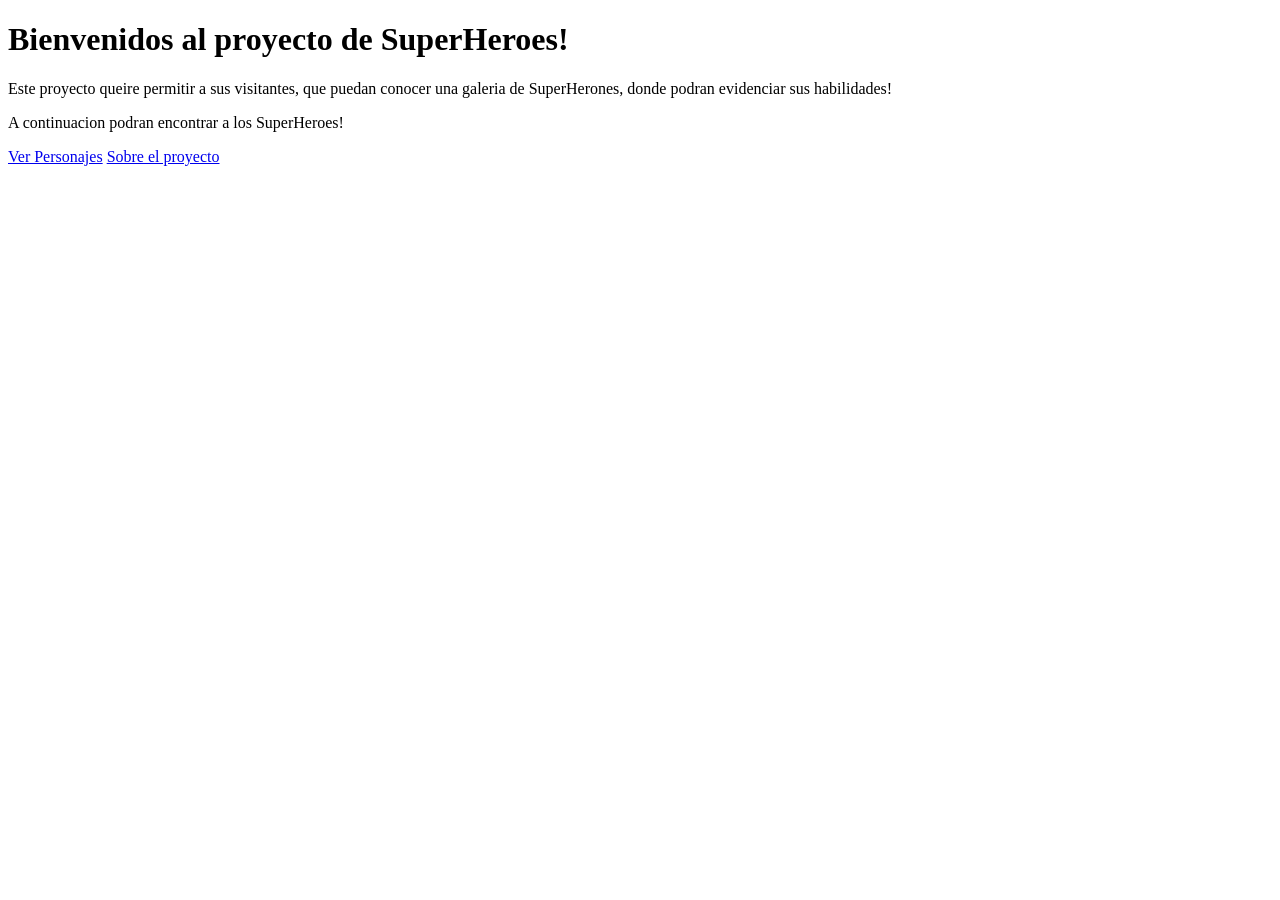
<file: Taller/index.html>
<!DOCTYPE html>
<html lang="es">
<head>
<meta charset="UTF-8">
<meta name="viewport" content="width=device-width, initial-scale=1.0">
<title>Proyecto de SuperHeroes</title>
</head>
<body>
<h1>Bienvenidos al proyecto de SuperHeroes!</h1>
<p>Este proyecto queire permitir a sus visitantes, que puedan conocer una galeria de SuperHerones, donde podran evidenciar sus habilidades!</p>
<p>A continuacion podran encontrar a los SuperHeroes!</p>
<a href="personajes.html">Ver Personajes</a>
<a href="#">Sobre el proyecto</a>
</body>
</html>
</file>
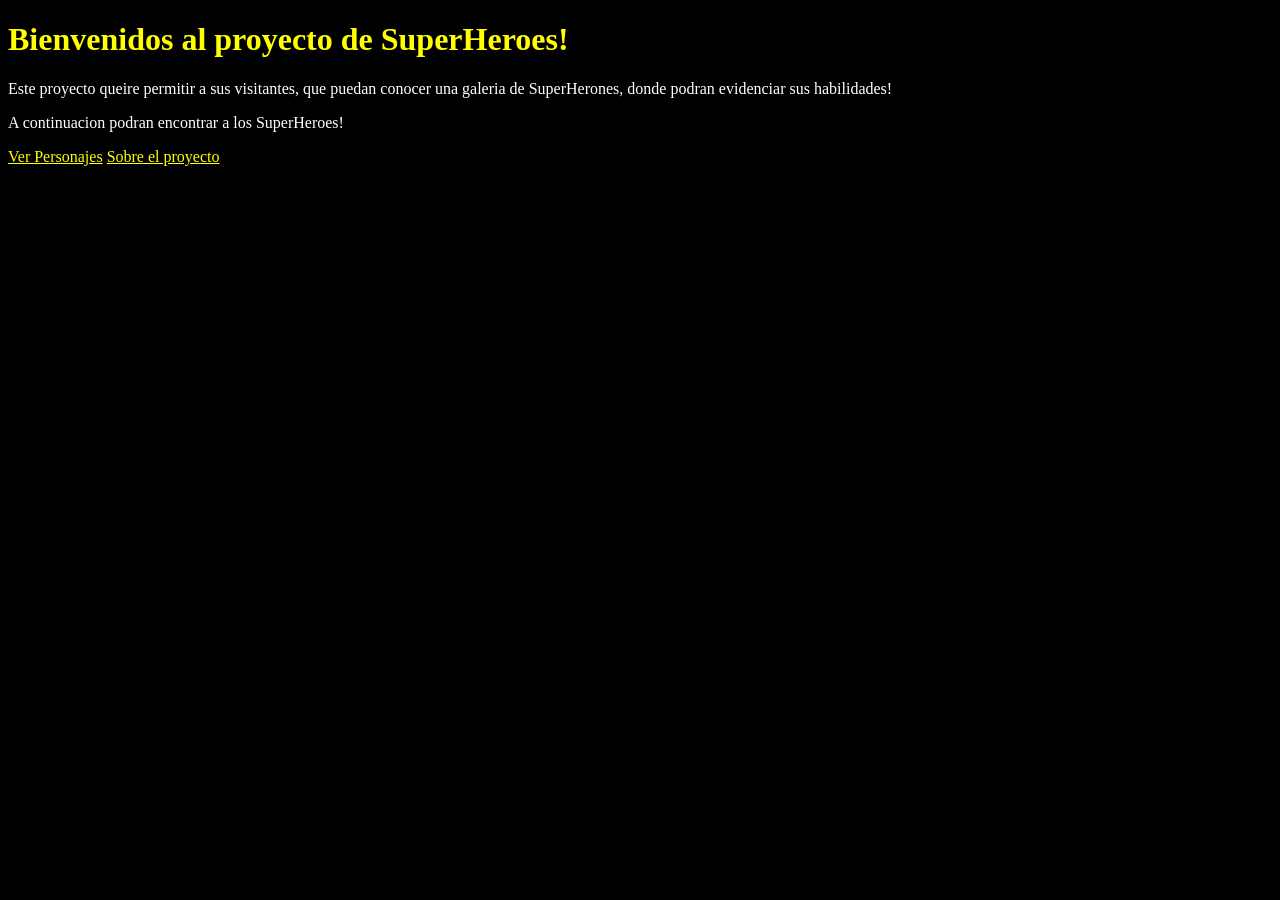
<file: Taller/index_color_sin_css.html>
<!DOCTYPE html>
<html lang="es">
<head>
<meta charset="UTF-8">
<meta name="viewport" content="width=device-width, initial-scale=1.0">
<title>Proyecto de SuperHeroes</title>

</head>

    <body style="background-color: black; color: white;">
    <h1 style="color: yellow;">Bienvenidos al proyecto de SuperHeroes!</h1>
    <p>Este proyecto queire permitir a sus visitantes, que puedan conocer una galeria de SuperHerones, donde podran evidenciar sus habilidades!</p>
    <p>A continuacion podran encontrar a los SuperHeroes!</p>
    <a href="personajes.html" style="color:yellow;">Ver Personajes</a>
    <a href="#" style="color: yellow;">Sobre el proyecto</a>

</body>

</html>
</file>
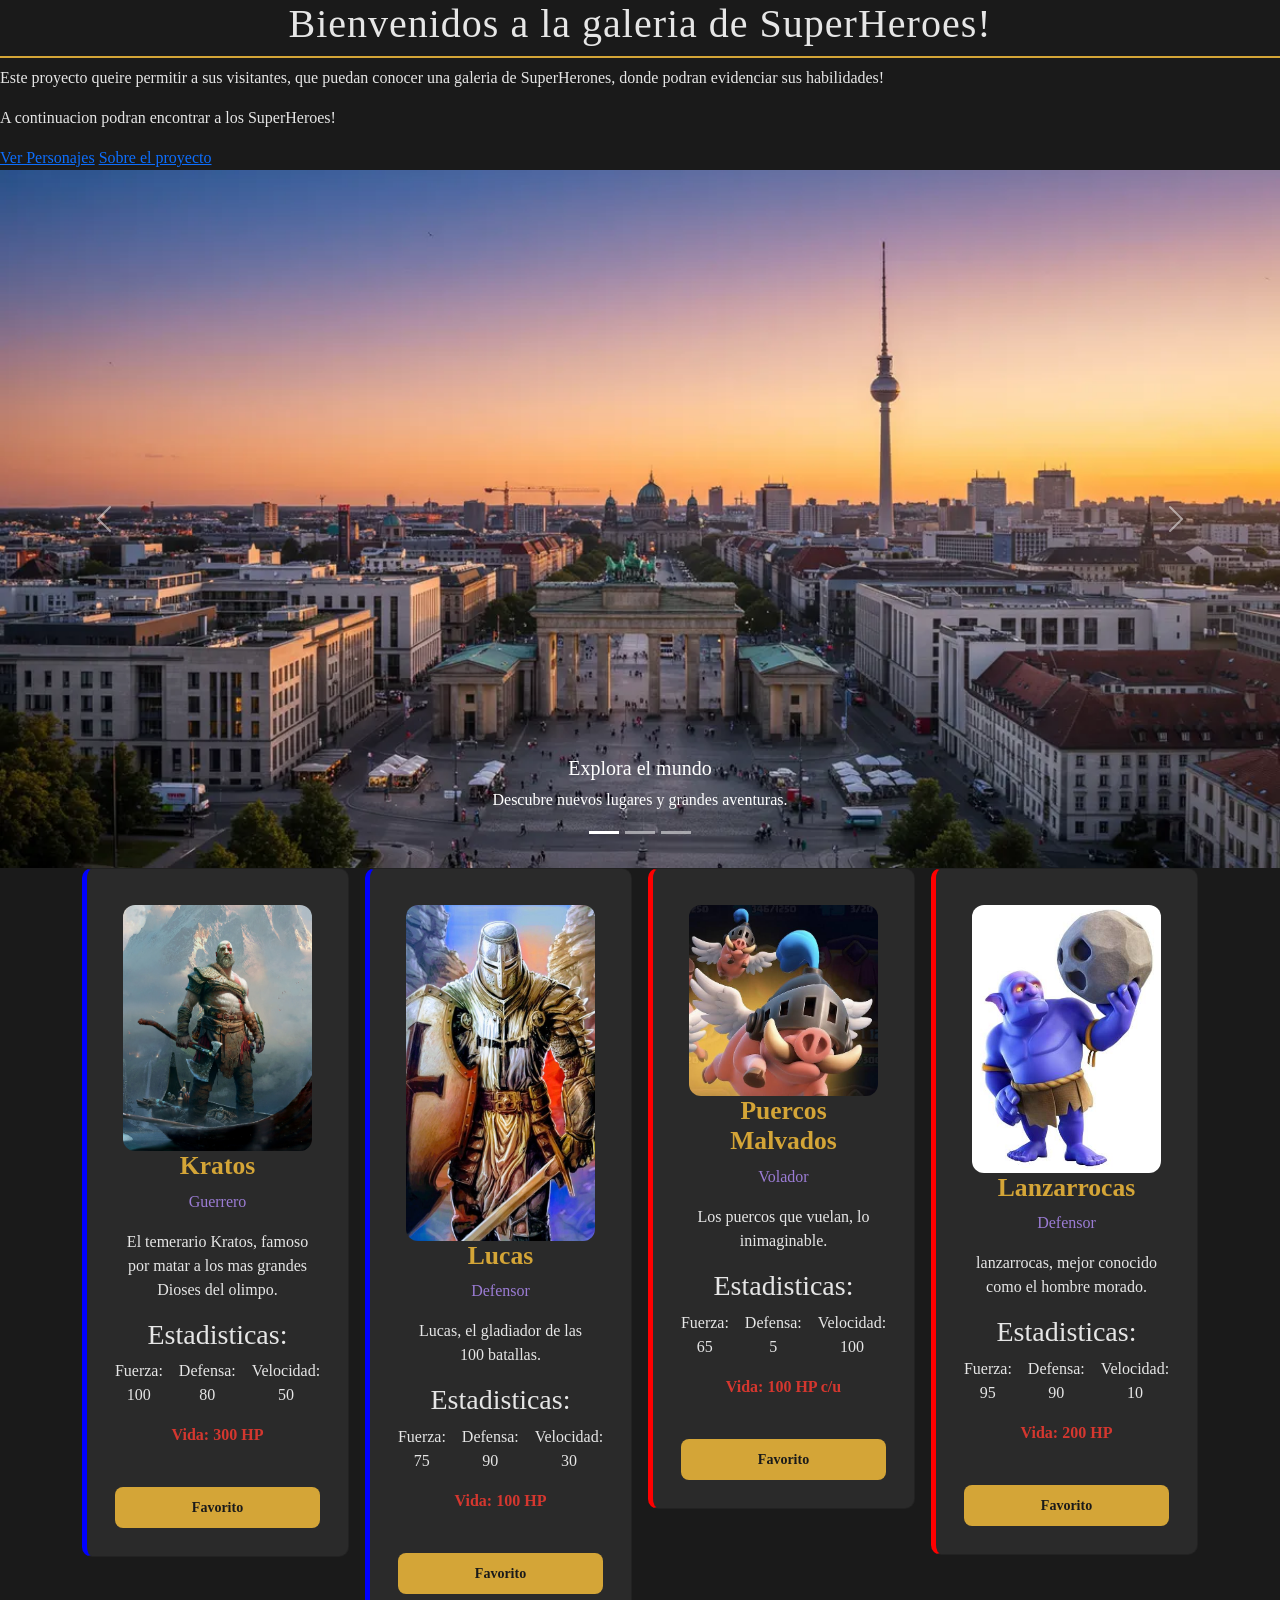
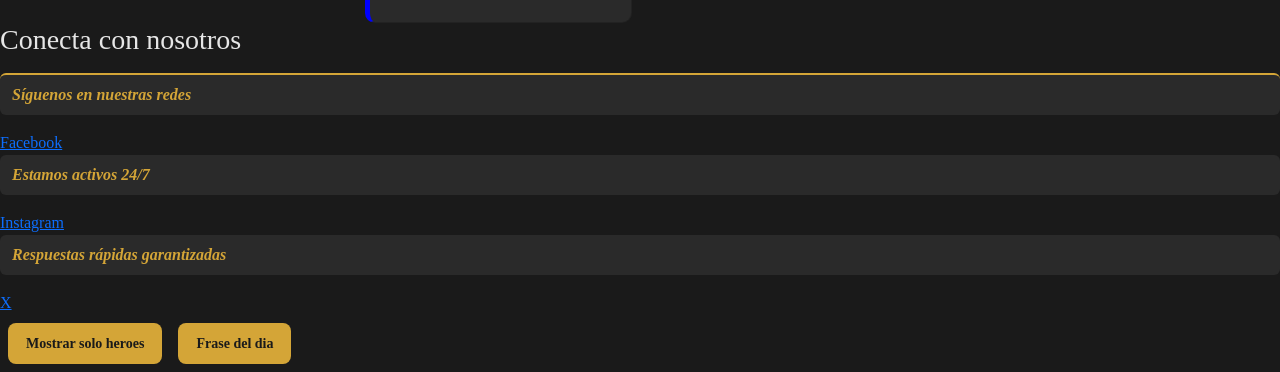
<file: Taller/personajes.html>
<!DOCTYPE html>

<html lang="es">

<head>

<meta charset="UTF-8">

<meta name="viewport" content="width=device-width, initial-scale=1.0">

<link href="https://cdn.jsdelivr.net/npm/bootstrap@5.3.8/dist/css/bootstrap.min.css" rel="stylesheet" integrity="sha384-sRIl4kxILFvY47J16cr9ZwB07vP4J8+LH7qKQnuqkuIAvNWLzeN8tE5YBujZqJLB" crossorigin="anonymous">

<link rel="stylesheet" href="estilos.css">

<title>Galeria de personajes</title>

</head>

<body>

<h1 id = "titulo-galeria" class="text-center">
    Bienvenidos a la galeria de SuperHeroes!
</h1>

<p>Este proyecto queire permitir a sus visitantes, que puedan conocer una galeria de SuperHerones, donde podran evidenciar sus habilidades!</p>
<p>A continuacion podran encontrar a los SuperHeroes!</p>
<a href="personajes.html">Ver Personajes</a>
<a href="index.html">Sobre el proyecto</a>

<div id="carouselSuperHeroes" class="carousel slide" data-bs-ride="carousel">

    <div class="carousel-indicators">
        <button type="button" data-bs-target="#carouselSuperHeroes" data-bs-slide-to="0" class="active" aria-current="true" aria-label="Slide 1"></button>
        <button type="button" data-bs-target="#carouselSuperHeroes" data-bs-slide-to="1" aria-label="Slide 2"></button>
        <button type="button" data-bs-target="#carouselSuperHeroes" data-bs-slide-to="2" aria-label="Slide 3"></button>
    </div>

    <div class="carousel-inner">

        <div class="carousel-item active">
            <img src="berlin.png" class="d-block w-100" alt="Berlin">

            <div class="carousel-caption d-none d-md-block">
                <h5>Explora el mundo</h5>
                <p>Descubre nuevos lugares y grandes aventuras.</p>
            </div>
        </div>

        <div class="carousel-item">
            <img src="paris.png" class="d-block w-100" alt="Paris">

            <div class="carousel-caption d-none d-md-block">
                <h5>Forja tu leyenda</h5>
                <p>Elige tu personaje y comienza tu propia aventura.</p>
            </div>
        </div>

        <div class="carousel-item">
            <img src="newYork.png" class="d-block w-100" alt="New York">

            <div class="carousel-caption d-none d-md-block">
                <h5>Comparte la aventura</h5>
                <p>Encuentra aliados y disfruta el camino.</p>
            </div>
        </div>

    </div>

    <button class="carousel-control-prev" type="button" data-bs-target="#carouselSuperHeroes" data-bs-slide="prev">
        <span class="carousel-control-prev-icon" aria-hidden="true"></span>
        <span class="visually-hidden">Anterior</span>
    </button>

    <button class="carousel-control-next" type="button" data-bs-target="#carouselSuperHeroes" data-bs-slide="next">
        <span class="carousel-control-next-icon" aria-hidden="true"></span>
        <span class="visually-hidden">Siguiente</span>
    </button>

</div>

<div class ="container">

    <div class="row g-3">

        <div class="col-12 col-md-6 col-lg-3">

            <article class="ficha card" data-tipo="heroe"> 

                <div class="card-body">
                

                    <img src="Kratos.png" 
                         alt="Kratos, el dios del hielo."
                         class="img-fluid">

                    <h2 class="nombre">Kratos</h2>
                    <p class="clase">Guerrero</p>
                    <p>El temerario Kratos, famoso por matar a los mas grandes Dioses del olimpo.</p>
                    <h3>Estadisticas: </h3>
                    <ul class = "stats">

                        <li>Fuerza: 100</li>
                        <li>Defensa: 80</li>
                        <li>Velocidad: 50</li>
                    
                        </ul>
                        <p class="vida">Vida: 300 HP</p>

                        </div>

                    </article>

                </div>



        <div class="col-12 col-md-6 col-lg-3">

            <article class="ficha card" data-tipo="heroe"> 

                <div class="card-body">

                    <img src="glaidador.png" 
                        alt="Lucas, conocido por sus grandes azañas en las guerras."
                        class="img-fluid">

                    <h2 class="nombre">Lucas</h2>
                    <p class="clase">Defensor</p>
                    <p>Lucas, el gladiador de las 100 batallas.</p>
                    <h3>Estadisticas: </h3>
                    <ul class = "stats">

                        <li>Fuerza: 75</li>
                        <li>Defensa: 90</li>
                        <li>Velocidad: 30</li>
                    
                        </ul>
                        <p class="vida">Vida: 100 HP</p>

                </div>

             </article>

        </div>



        <div class="col-12 col-md-6 col-lg-3">

            <article class="ficha card" data-tipo="villano"> 

                <div class="card-body">

                    <img src="puercos.png.jpg" 
                    alt="El grupo de marranos mas peligrosos de la aldea."
                    class="img-fluid">
                    
                    <h2 class="nombre">Puercos Malvados</h2>
                    <p class="clase">Volador</p>
                    <p>Los puercos que vuelan, lo inimaginable.</p>
                    <h3>Estadisticas: </h3>
                    <ul class = "stats">

                            <li>Fuerza: 65</li>
                            <li>Defensa: 5</li>
                            <li>Velocidad: 100</li>
                        
                        </ul>
                        <p class="vida">Vida: 100 HP c/u</p>
                </div>

            </article>

        </div>

        <div class="col-12 col-md-6 col-lg-3">

            <article class="ficha card" data-tipo="villano"> 

                <div class="card-body">

                    <img src="lanzarrocas.png" 
                    alt="lanzarrocas, el orejon lanza piedras."
                    class="img-fluid">

                    <h2 class="nombre">Lanzarrocas</h2>
                    <p class="clase">Defensor</p>
                    <p>lanzarrocas, mejor conocido como el hombre morado.</p>
                    <h3>Estadisticas: </h3>
                    <ul class = "stats">

                            <li>Fuerza: 95</li>
                            <li>Defensa: 90</li>
                            <li>Velocidad: 10</li>
                        
                            </ul>
                            <p class="vida">Vida: 200 HP</p>
                </div>

            </article>

        </div>

    </div>

</div>


    <div class="redes-pagina">

    <h3>Conecta con nosotros</h3>

    <p>Síguenos en nuestras redes</p>

    <a href="#" class="red-facebook"> Facebook</a>
    <p>Estamos activos 24/7</p>
    <a href="#" class="red-instagram"> Instagram</a>
    <p>Respuestas rápidas garantizadas</p>
    <a href="#" class="red-x">X</a>

</div>

<script src="https://cdn.jsdelivr.net/npm/bootstrap@5.3.8/dist/js/bootstrap.bundle.min.js" integrity="sha384-FKyoEForCGlyvwx9Hj09JcYn3nv7wiPVlz7YYwJrWVcXK/BmnVDxM+D2scQbITxI" crossorigin="anonymous"></script>
<script src="script.js"></script>

</body>

</html>
</file>
<file: Taller/estilos.css>
body {
    background-color: #1a1a1a;
    color: #e6e6e6;
    font-family: Georgia, 'Times New Roman', serif;
}

.ficha {
    background-color: #2a2a2a;
    color: #e6e6e6;
    padding: 20px;
    border-radius: 10px;
    text-align: center;
}

.nombre {
    color: #d4a537;
    font-size: 1.6rem;
    font-weight: bold;
}

.clase {
    color: #9b7cd4;
}

.stats {
    list-style: none;
    padding: 0;
    display: flex;
    gap: 16px;
    justify-content: center;
    align-items: center;
}

.vida {
    color: #d4372f;
    font-weight: bold;
}

/*a {
    color: #d4a537;
    text-decoration: none;
}*/

a:hover {
    color: yellow;
    text-decoration: underline;
}

[data-tipo="heroe"] {
    border-left: 5px solid blue;
}

[data-tipo="villano"] {
    border-left: 5px solid rgb(255, 0, 0);
}

#titulo-galeria {
    letter-spacing: 1px;
    border-bottom: 2px solid #d4a537;
    padding-bottom: 8px;
}

.redes-pagina p {
    font-style: italic;
}

/* El combinador descendiente (espacio) no le importa cuántos niveles hay en el medio:
   siempre encuentra <p> dentro del contenedor. */

.redes-pagina > p {
background-color: #2a2a2a;
padding: 8px 12px;
border-radius: 6px;
}

/* El combinador hijo directo (>) solo aplica cuando el elemento objetivo es hijo inmediato.
   Si hay otro contenedor en el medio, no funciona. */

h3 + p {
margin-top: 16px;
border-top: 2px solid #d4a537;
padding-top: 12px;
}

/* El combinador hermano adyacente (+) solo aplica cuando dos elementos están
   al mismo nivel y pegados, sin nada entre ellos. Si mueves algo, deja de funcionar. */

h3 ~ p {
    color: #d4a537;
    font-weight: bold;
}

/* El combinador hermano general (~) aplica a todos los elementos del tipo
   especificado que vengan después, al mismo nivel, sin importar si están
   pegados o no. Es como +, pero más permisivo. */

.resaltado {
    border: 3px solid #d4a537
}

.borde-redondeado {
    border-radius: 12px;
}

button {
    background-color: #d4a537;
    color: #1a1a1a;
    border: none;
    padding: 10px 18px;
    border-radius: 8px;
    font-family: Georgia, 'Times New Roman', serif;
    font-weight: bold;
    font-size: 14px;
    margin: 8px;
}
</file>
